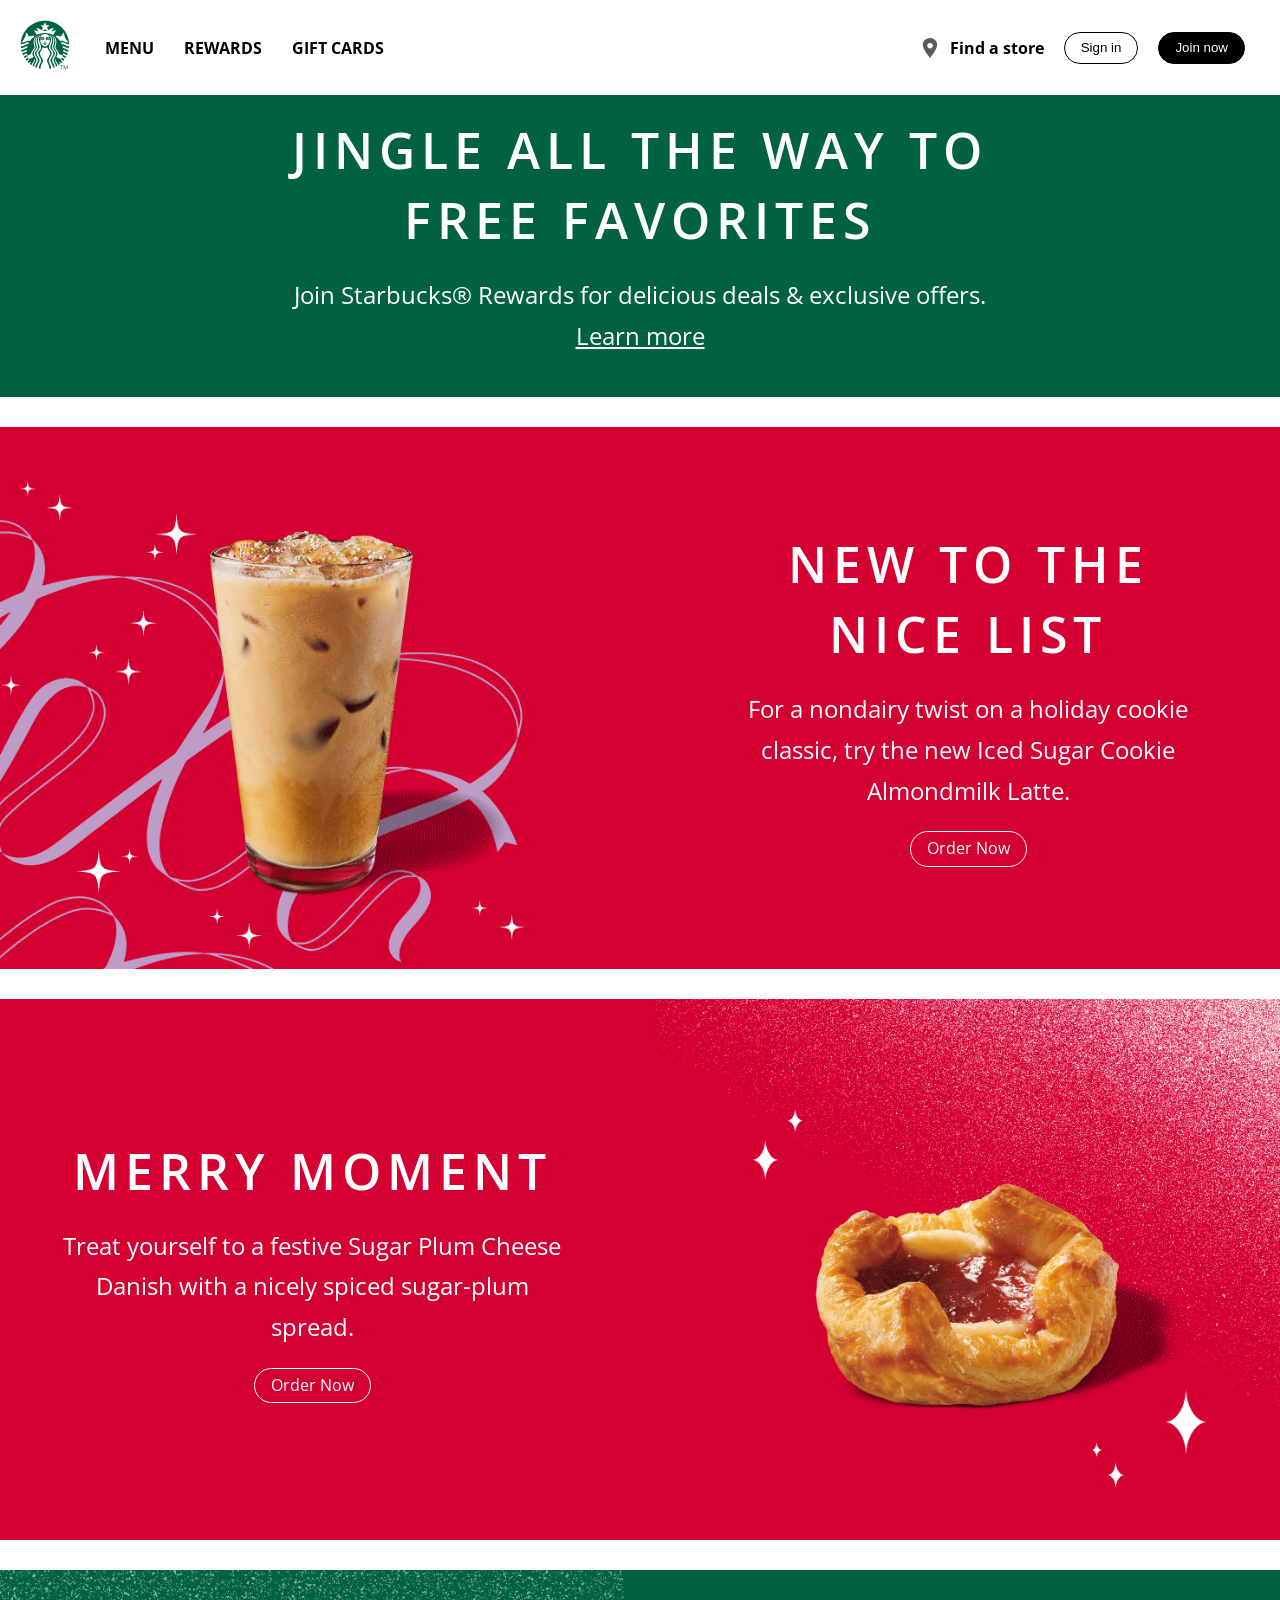
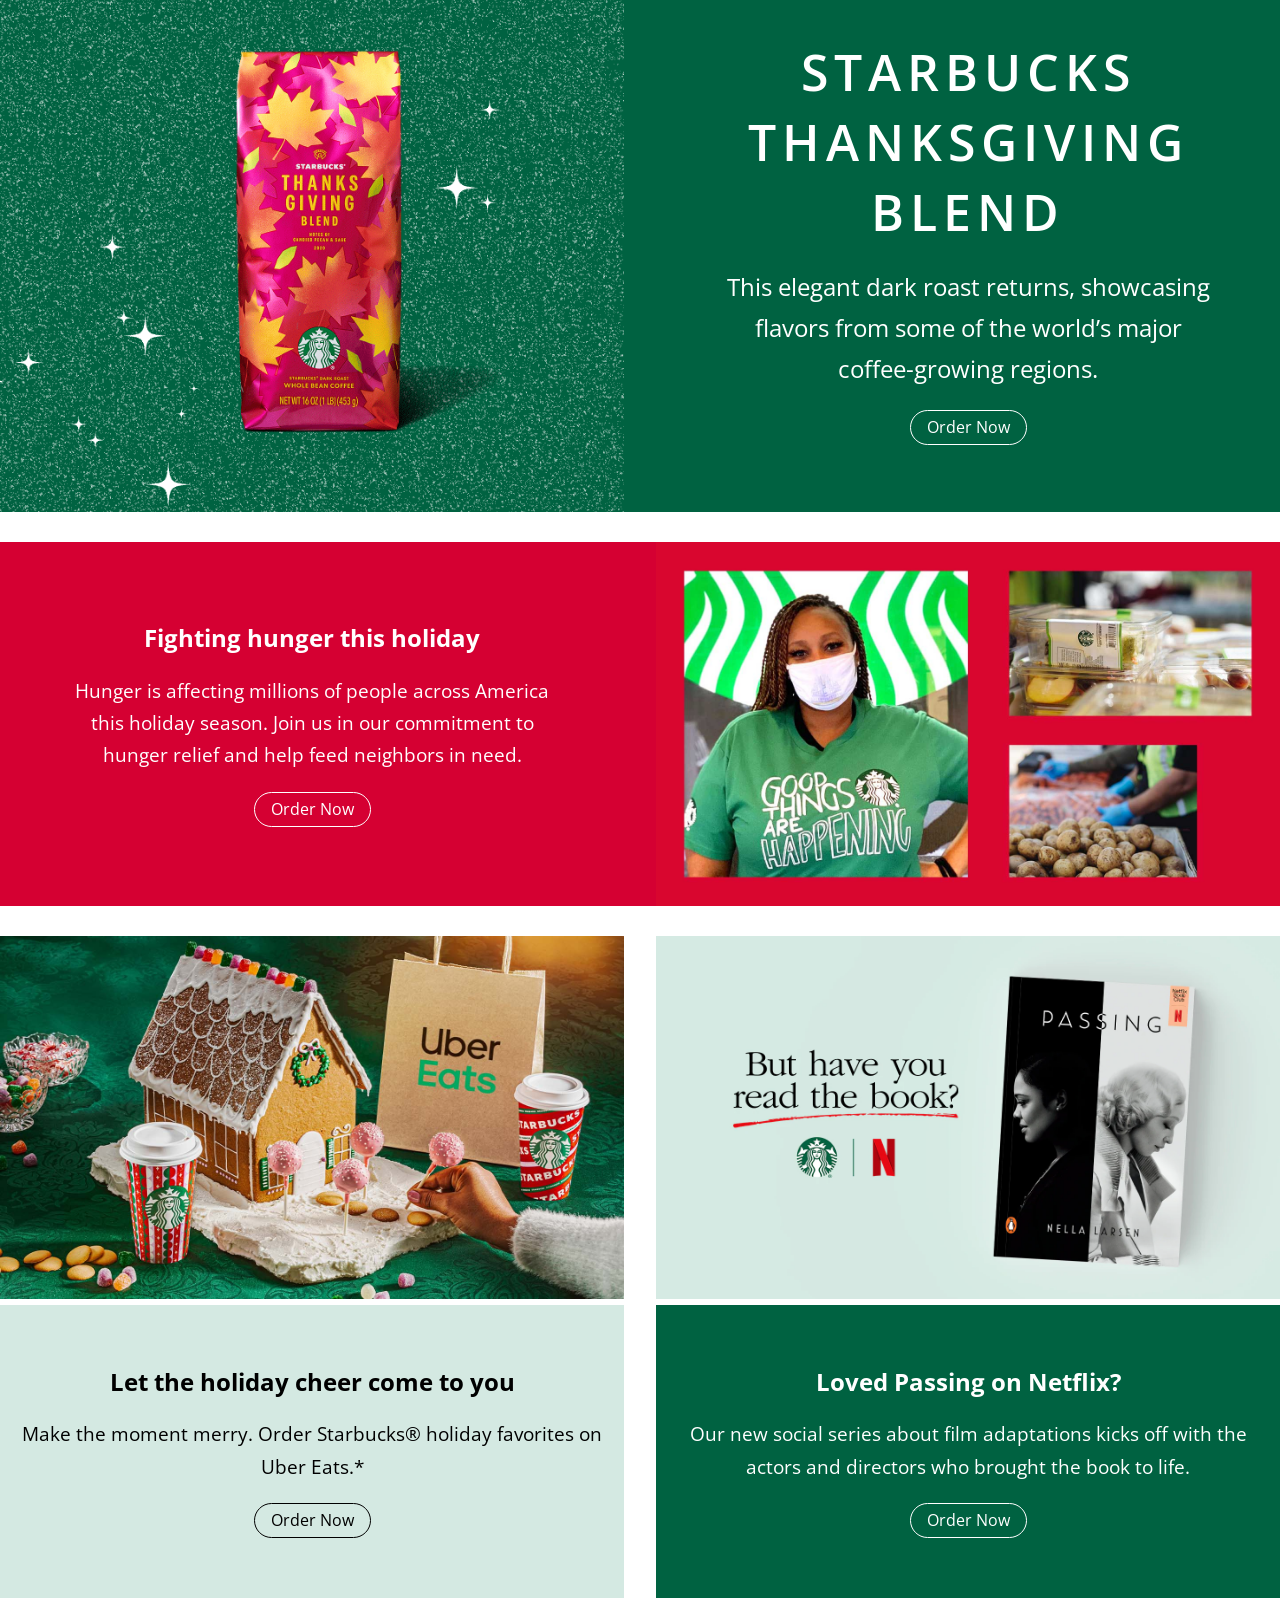
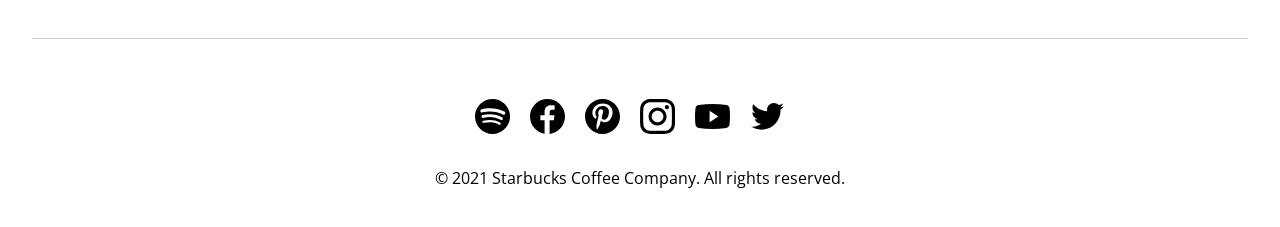
<file: index.html>
<!DOCTYPE html>
<html lang="en">
  <head>
    <meta charset="UTF-8" />
    <meta name="viewport" content="width=device-width, initial-scale=1.0" />
    <link rel="stylesheet" href="style.css" />
    <title>Starbucks</title>
  </head>
  <body>
    <!-- Navbar -->
    <nav class="navbar">
      <div class="navbar-container">
        <div class="navbar-brand">
          <a href="index.html">
            <img src="/img/logo.svg" alt="Starbucks Logo" />
          </a>
        </div>
        <ul class="navbar-nav-left">
          <li>
            <a href="#">Menu</a>
          </li>
          <li>
            <a href="#">Rewards</a>
          </li>
          <li>
            <a href="#">Gift Cards</a>
          </li>
        </ul>
        <ul class="navbar-nav-right">
          <li>
            <a href="#">
              <img src="/img/marker.svg" alt="Marker" />
              <span>Find a store</span>
            </a>
          </li>
          <li>
            <button class="btn btn-dark-outline">Sign in</button>
          </li>
          <li>
            <button class="btn btn-dark">Join now</button>
          </li>
        </ul>
      </div>
    </nav>

    <!-- Box A -->
    <section class="box box-a bg-primary text-center py-md">
      <div class="box-inner">
        <h2 class="text-xl">Jingle all the way to free favorites</h2>
        <p class="text-md">
          Join Starbucks® Rewards for delicious deals & exclusive offers.
          <a href="#">Learn more</a>
        </p>
      </div>
    </section>

    <!-- Box B -->
    <section class="box box-b bg-secondary grid-col-2">
      <img src="/img/box-b.png" alt="coffee" />
      <div class="box-text">
        <h2 class="text-xl">New to the nice list</h2>
        <p class="text-md">
          For a nondairy twist on a holiday cookie classic, try the new Iced
          Sugar Cookie Almondmilk Latte.
        </p>
        <a href="" class="btn btn-light-outline">Order Now</a>
      </div>
    </section>

    <!-- Box C -->
    <section class="box box-c bg-secondary grid-col-2 grid-reversed">
      <img src="/img/box-c.png" alt="kek" />
      <div class="box-text">
        <h2 class="text-xl">Merry moment</h2>
        <p class="text-md">
          Treat yourself to a festive Sugar Plum Cheese Danish with a nicely
          spiced sugar-plum spread.
        </p>
        <a href="" class="btn btn-light-outline">Order Now</a>
      </div>
    </section>

    <!-- Box D -->
    <section class="box box-d bg-primary grid-col-2">
      <img src="/img/box-d.png" alt="coffee" />
      <div class="box-text">
        <h2 class="text-xl">Starbucks Thanksgiving Blend</h2>
        <p class="text-md">
          This elegant dark roast returns, showcasing flavors from some of the
          world’s major coffee-growing regions.
        </p>
        <a href="" class="btn btn-light-outline">Order Now</a>
      </div>
    </section>

    <!-- Box E -->
    <section class="box box-c bg-secondary grid-col-2 grid-reversed">
      <img src="/img/box-e.jpg"alt="person" />
      <div class="box-text">
        <h2 class="text-md">Fighting hunger this holiday</h2>
        <p class="text-sm">
          Hunger is affecting millions of people across America this holiday
          season. Join us in our commitment to hunger relief and help feed
          neighbors in need.
        </p>
        <a href="" class="btn btn-light-outline">Order Now</a>
      </div>
    </section>

    <!-- Box F -->
    <section class="box box-f grid-col-2">
      <div>
        <img src="/img/box-f1.jpg" alt="" />
        <div class="bg-extra py-lg">
          <div class="box-text">
            <h2 class="text-md">Let the holiday cheer come to you</h2>
            <p class="text-sm">
              Make the moment merry. Order Starbucks® holiday favorites on Uber
              Eats.*
            </p>
            <a href="#" class="btn btn-dark-outline">Order Now</a>
          </div>
        </div>
      </div>
      <div>
        <img src="/img/box-f2.jpg" alt="" />
        <div class="bg-primary py-lg">
          <div class="box-text">
            <h2 class="text-md">Loved Passing on Netflix?</h2>
            <p class="text-sm">
              Our new social series about film adaptations kicks off with the
              actors and directors who brought the book to life.
            </p>
            <a href="#" class="btn btn-light-outline">Order Now</a>
          </div>
        </div>
      </div>
    </section>

    <!-- Divider -->
    <div class="divider"></div>

    <!-- Footer -->
    <footer class="footer">
      <div class="footer-container">
        <div class="social">
          <a href="https://open.spotify.com">
            <img src="/img/social-spotify.svg" alt="Spotify" />
          </a>
          <a href="https://facebook.com">
            <img src="/img/social-facebook.svg" alt="Spotify" />
          </a>
          <a href="https://pinterest.com">
            <img src="/img/social-pinterest.svg" alt="Spotify" />
          </a>
          <a href="https://instagram.com">
            <img src="/img/social-instagram.svg" alt="Spotify" />
          </a>
          <a href="https://youtube.com">
            <img src="/img/social-youtube.svg" alt="Spotify" />
          </a>
          <a href="https://twitter.com">
            <img src="/img/social-twitter.svg" alt="Spotify" />
          </a>
        </div>
        <p>© 2021 Starbucks Coffee Company. All rights reserved.</p>
      </div>
    </footer>
  </body>
</html>
</file>
<file: style.css>
@import url("https://fonts.googleapis.com/css2?family=Open+Sans:wght@300;400;500;600;700;800&display=swap");

:root {
    --color-primary: #006241;
    --color-secondary: #d50032;
    --color-extra: #d4e9e2;
  }
  
  * {
    box-sizing: border-box;
    margin: 0;
    padding: 0;
  }
  
  html,
  body {
    font-family: "Open Sans", sans-serif;
    line-height: 1.4;
    color: #000;
  }
  
  a {
    color: #000;
  }
  
  ul {
    list-style: none;
  }
  
  p {
    margin: 5px 0;
    line-height: 1.7;
  }
  
  img {
    max-width: 100%;
  }
  
  section a {
    color: #fff;
  }
  
  .navbar {
    width: 100%;
    height: auto;
    background-color: #fff;
    padding: 20px;
  }
  
  .navbar-container {
    display: flex;
    justify-content: space-between;
    align-items: center;
    max-width: 1440px;
    margin: 0 auto;
  }
  
  .navbar ul {
    display: flex;
    align-items: center;
  }
  
  .navbar li {
    font-weight: bold;
    margin: 0 15px;
  }
  
  .navbar a {
    color: #000;
    text-decoration: none;
  }
  
  .navbar a:hover {
    color: var(--color-primary);
  }
  
  .navbar-brand img {
    width: 50px;
    height: 50px;
  }
  
  .navbar-nav-left {
    text-transform: uppercase;
    flex: 1;
    margin-left: 20px;
  }
  
  .navbar-nav-right li:first-child a {
    display: flex;
    align-items: center;
  }
  
  .navbar-nav-right img {
    width: 20px;
    height: 20px;
    margin-right: 10px;
  }
  
  .navbar-nav-right li:nth-child(2) {
    margin: 0 5px;
  }
  
  /* Buttons */
  .btn {
    cursor: pointer;
    display: inline-block;
    background: none;
    border: 1px #000 solid;
    padding: 7px 16px;
    border-radius: 50px;
    line-height: 1.2;
    text-align: center;
    text-decoration: none;
    transition: background-color 0.3s;
  }
  
  .btn-dark-outline {
    border-color: #000;
    color: #000;
  }
  
  .btn-dark-outline:hover,
  .btn-light-outline:hover {
    background-color: rgba(0, 0, 0, 0.06);
  }
  
  .btn-dark {
    background-color: #000;
    color: #fff;
  }
  
  .btn-dark:hover {
    background-color: #333;
  }
  
  .btn-light-outline {
    border-color: #fff;
    color: #fff;
  }
  
  /* Box style */
  
  .box {
    margin-bottom: 30px;
  }
  
  .box-inner {
    max-width: 700px;
    margin: 0 auto;
  }
  
  .box-text {
    max-width: 500px;
    text-align: center;
    padding: 20px 0;
    margin: 0 auto;
  }
  
  .box-f .box-text {
    max-width: 600px;
  }
  /* Text Style */
  
  .text-center {
    text-align: center;
  }
  
  .text-xl {
    font-size: 50px;
    margin-bottom: 20px;
    text-transform: uppercase;
    letter-spacing: 6px;
    font-weight: 600;
    margin-bottom: 20px;
  }
  
  .text-md {
    font-size: 24px;
    margin-bottom: 20px;
  }
  
  .text-sm {
    font-size: 19px;
    margin-bottom: 20px;
  }
  
  /* Backgrounds */
  .bg-primary {
    background-color: var(--color-primary);
    color: #fff;
  }
  .bg-secondary {
    background-color: var(--color-secondary);
    color: #fff;
  }
  .bg-extra {
    background-color: var(--color-extra);
  }
  
  /* Padding */
  
  .py-md {
    padding: 20px 0;
  }
  .py-lg {
    padding: 40px 0;
  }
  
  /* Grid Styles */
  
  .grid-col-2 {
    display: grid;
    grid-template-columns: repeat(2, 1fr);
    gap: 2rem;
    align-items: center;
    justify-content: space-between;
  }
  
  .grid-reversed :first-child {
    order: 2;
  }
  
  /* Divider */
  
  .divider {
    width: 95%;
    height: 1px;
    background-color: #ccc;
    margin: 40px auto;
  }
  
  /* Footer & Social */
  .footer {
    text-align: center;
  }
  
  .footer-container {
    width: 100%;
    max-width: 1440px;
    margin: 0 auto;
    padding: 0 30px 30px;
    display: flex;
    flex-direction: column;
    align-items: center;
  }
  
  .social {
    display: flex;
    align-items: center;
    margin: 20px 0;
  }
  
  .social img {
    width: 35px;
    height: 35px;
  }
  
  .social a {
    text-decoration: none;
    margin-right: 20px;
  }
</file>
